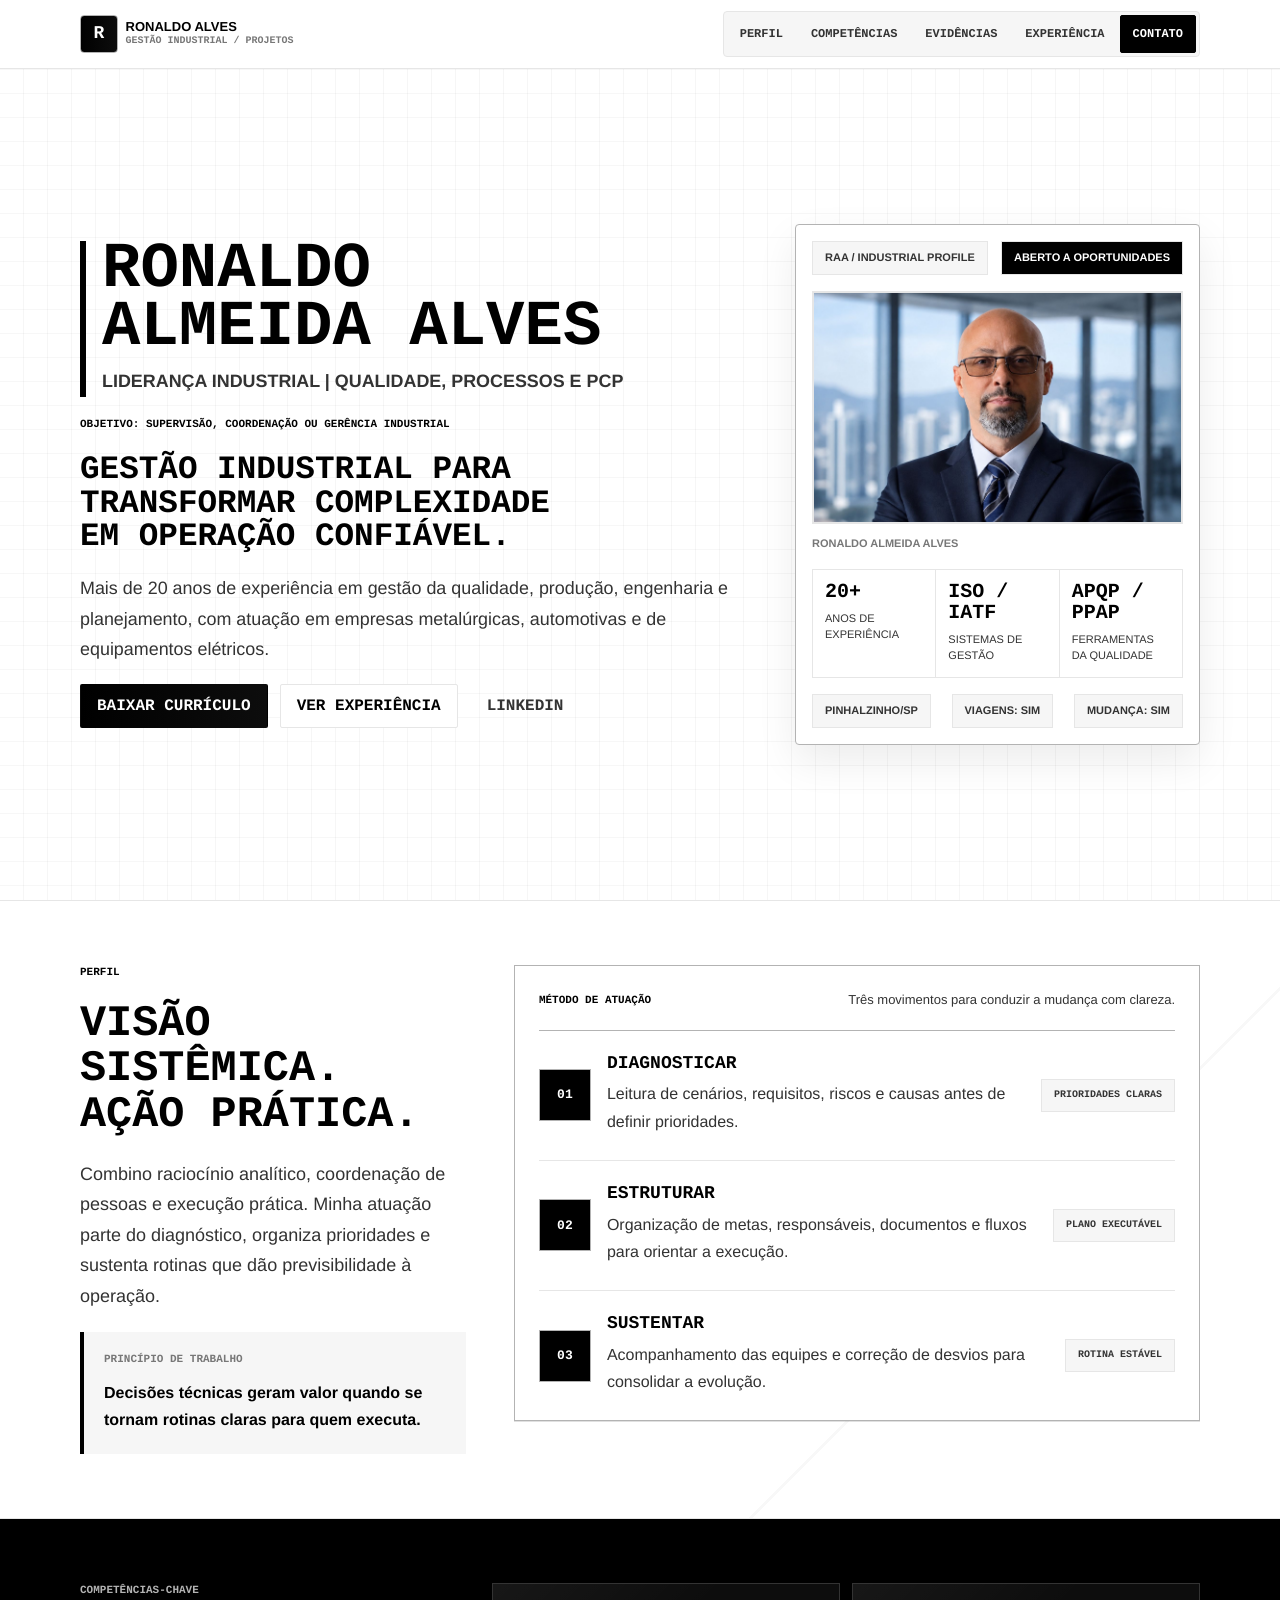
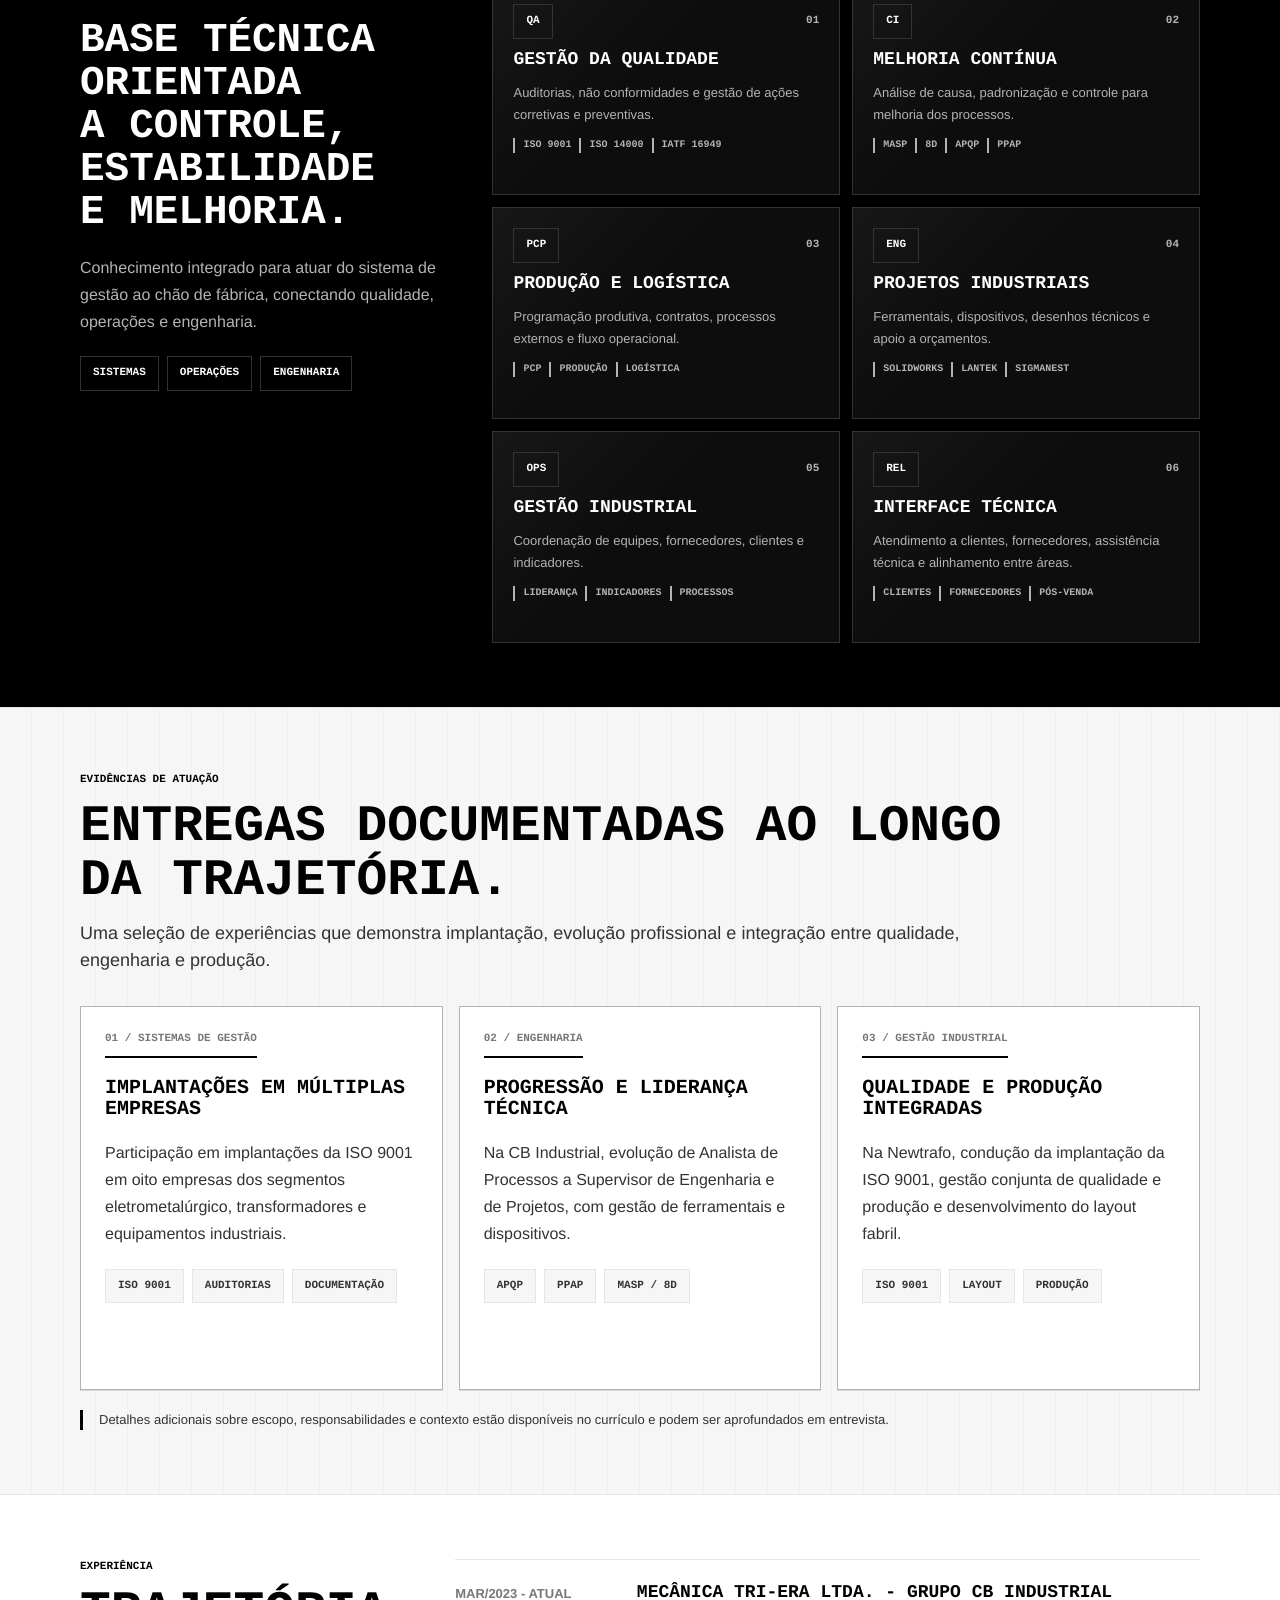
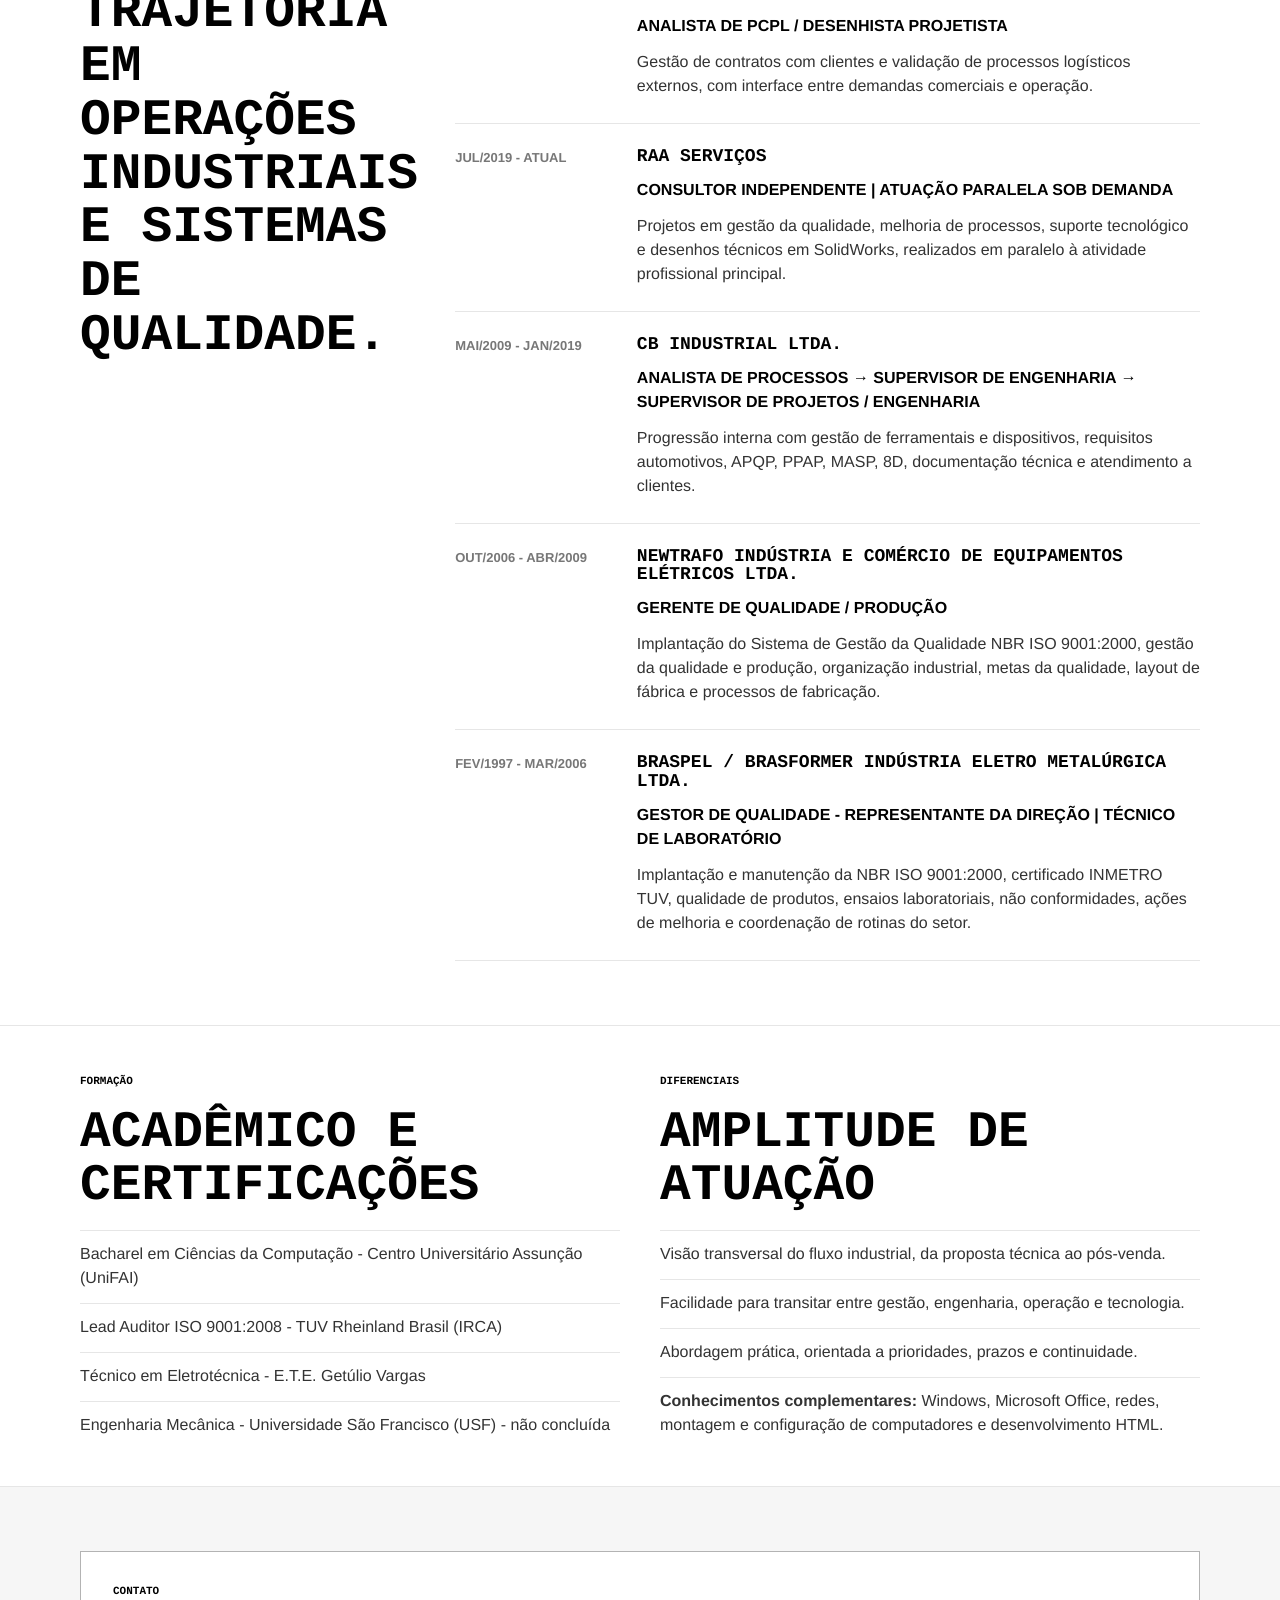
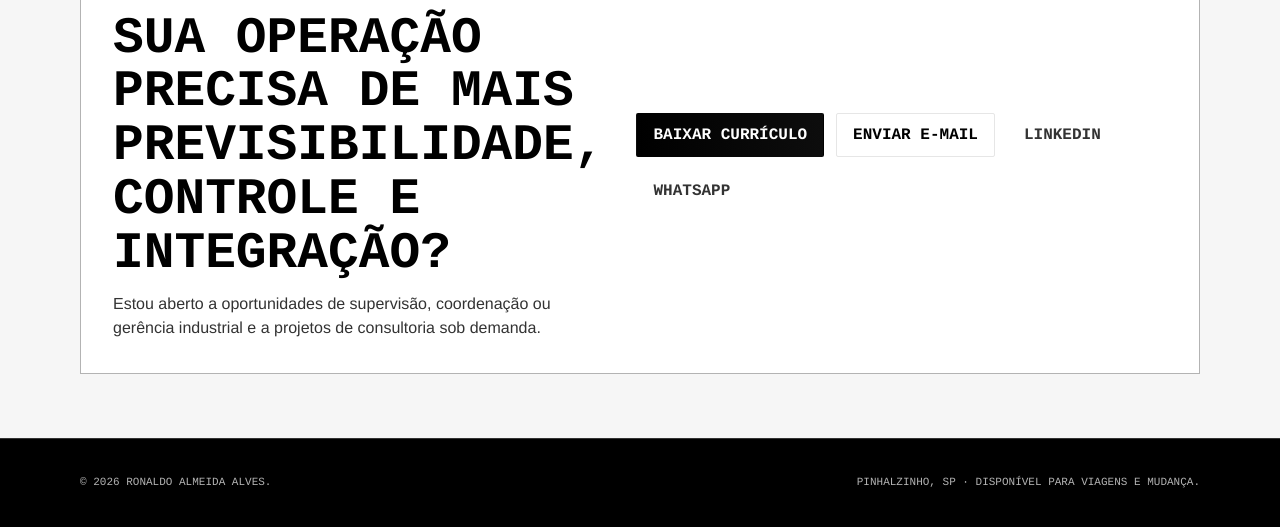
<file: index.html>
<!doctype html>
<html lang="pt-BR">
  <head>
    <meta charset="utf-8">
    <meta name="viewport" content="width=device-width, initial-scale=1">
    <meta name="description" content="Portfólio de Ronaldo Almeida Alves, profissional de liderança industrial com mais de 20 anos de experiência em qualidade, processos, produção e PCP.">
    <meta name="author" content="Ronaldo Almeida Alves">
    <meta name="robots" content="index, follow">
    <meta name="theme-color" content="#000000">
    <meta property="og:locale" content="pt_BR">
    <meta property="og:type" content="website">
    <meta property="og:title" content="Ronaldo Almeida Alves | Liderança Industrial">
    <meta property="og:description" content="Mais de 20 anos de experiência em qualidade, processos, produção, engenharia e planejamento industrial.">
    <meta property="og:image" content="./assets/images/compartilhamento-raa.png">
    <meta property="og:image:width" content="1200">
    <meta property="og:image:height" content="630">
    <meta name="twitter:card" content="summary_large_image">
    <title>Ronaldo Almeida Alves | Liderança Industrial</title>
    <link rel="icon" href="./assets/icons/favicon.svg" type="image/svg+xml">
    <link rel="me" href="https://www.linkedin.com/in/ronaldoalves1978">
    <link rel="stylesheet" href="./assets/css/design-system/tokens/tokens.css">
    <link rel="stylesheet" href="./assets/css/design-system/components.css">
    <link rel="stylesheet" href="./assets/css/portfolio.css">
    <script src="./assets/js/portfolio.js" defer></script>
  </head>
  <body>
    <a class="skip-link" href="#conteudo">Pular para o conteúdo</a>
    <header class="site-header">
      <div class="ds-container site-header__inner">
        <a class="ds-logo" href="#topo" aria-label="Ronaldo Alves">
          <span class="ds-logo__mark">R</span>
          <span class="site-brand__text">
            <strong>Ronaldo Alves</strong>
            <small>Gestão industrial / projetos</small>
          </span>
        </a>
        <button class="menu-toggle" type="button" aria-expanded="false" aria-controls="navegacao-principal">
          <span>Menu</span>
          <span class="menu-toggle__icon" aria-hidden="true"></span>
        </button>
        <nav class="site-nav" id="navegacao-principal" aria-label="Navegação principal">
          <a href="#perfil">Perfil</a>
          <a href="#competencias">Competências</a>
          <a href="#resultados">Evidências</a>
          <a href="#experiencia">Experiência</a>
          <a class="site-nav__contact" href="#contato">Contato</a>
        </nav>
      </div>
    </header>

    <main id="conteudo" tabindex="-1">
      <section class="hero">
        <span id="topo" class="anchor-target" aria-hidden="true"></span>
        <div class="ds-container hero__grid">
          <div class="hero__content">
            <div class="hero-identity" aria-label="Identidade profissional">
              <h1 class="hero-identity__name">Ronaldo Almeida Alves</h1>
              <p class="hero-identity__role">Liderança Industrial | Qualidade, Processos e PCP</p>
            </div>
            <span class="ds-eyebrow">Objetivo: supervisão, coordenação ou gerência industrial</span>
            <h2 class="hero__statement">Gestão industrial para transformar complexidade em operação confiável.</h2>
            <p>
              Mais de 20 anos de experiência em gestão da qualidade, produção, engenharia e planejamento, com atuação em empresas metalúrgicas, automotivas e de equipamentos elétricos.
            </p>
            <div class="hero__actions">
              <a class="ds-button ds-button--primary" href="./CV-Ronaldo.pdf" download>Baixar currículo</a>
              <a class="ds-button ds-button--secondary" href="#experiencia">Ver experiência</a>
              <a class="ds-button ds-button--ghost" href="https://www.linkedin.com/in/ronaldoalves1978" target="_blank" rel="me noopener noreferrer">LinkedIn</a>
            </div>
          </div>

          <aside class="hero-panel" aria-label="Resumo profissional">
            <div class="hero-panel__top">
              <span class="panel-code">RAA / INDUSTRIAL PROFILE</span>
              <span class="panel-status">Aberto a oportunidades</span>
            </div>
            <figure class="hero-photo">
              <div class="hero-photo__placeholder">
                <img src="./assets/images/perfil-raa.jpeg" width="1527" height="1030" alt="Retrato profissional de Ronaldo Almeida Alves" fetchpriority="high" decoding="async">
              </div>
              <figcaption>Ronaldo Almeida Alves</figcaption>
            </figure>
            <dl class="hero-metrics">
              <div>
                <dt>20+</dt>
                <dd>anos de experiência</dd>
              </div>
              <div>
                <dt>ISO / IATF</dt>
                <dd>sistemas de gestão</dd>
              </div>
              <div>
                <dt>APQP / PPAP</dt>
                <dd>ferramentas da qualidade</dd>
              </div>
            </dl>
            <div class="availability">
              <span>Pinhalzinho/SP</span>
              <span>Viagens: sim</span>
              <span>Mudança: sim</span>
            </div>
          </aside>
        </div>
      </section>

      <section class="section profile-section" id="perfil">
        <div class="ds-container profile-layout">
          <div class="section__heading profile-intro">
            <span class="ds-eyebrow">Perfil</span>
            <h2>Visão sistêmica. Ação prática.</h2>
            <p class="lead">
              Combino raciocínio analítico, coordenação de pessoas e execução prática. Minha atuação parte do diagnóstico, organiza prioridades e sustenta rotinas que dão previsibilidade à operação.
            </p>
            <div class="profile-principle">
              <span>Princípio de trabalho</span>
              <p>Decisões técnicas geram valor quando se tornam rotinas claras para quem executa.</p>
            </div>
          </div>
          <div class="profile-process-panel">
            <div class="profile-process__header">
              <span class="ds-eyebrow">Método de atuação</span>
              <p>Três movimentos para conduzir a mudança com clareza.</p>
            </div>
            <ol class="profile-process">
              <li class="profile-step">
                <span class="profile-step__index">01</span>
                <div class="profile-step__body">
                  <h3>Diagnosticar</h3>
                  <p>Leitura de cenários, requisitos, riscos e causas antes de definir prioridades.</p>
                </div>
                <span class="profile-step__output">Prioridades claras</span>
              </li>
              <li class="profile-step">
                <span class="profile-step__index">02</span>
                <div class="profile-step__body">
                  <h3>Estruturar</h3>
                  <p>Organização de metas, responsáveis, documentos e fluxos para orientar a execução.</p>
                </div>
                <span class="profile-step__output">Plano executável</span>
              </li>
              <li class="profile-step">
                <span class="profile-step__index">03</span>
                <div class="profile-step__body">
                  <h3>Sustentar</h3>
                  <p>Acompanhamento das equipes e correção de desvios para consolidar a evolução.</p>
                </div>
                <span class="profile-step__output">Rotina estável</span>
              </li>
            </ol>
          </div>
        </div>
      </section>

      <section class="section section--dark" id="competencias">
        <div class="ds-container capability-layout">
          <div class="section__heading capability-intro">
            <span class="ds-eyebrow">Competências-chave</span>
            <h2>Base técnica orientada a controle, estabilidade e melhoria.</h2>
            <p>Conhecimento integrado para atuar do sistema de gestão ao chão de fábrica, conectando qualidade, operações e engenharia.</p>
            <ul class="capability-focus" aria-label="Principais frentes de atuação">
              <li>Sistemas</li>
              <li>Operações</li>
              <li>Engenharia</li>
            </ul>
          </div>
          <div class="capability-grid">
            <article class="capability">
              <div class="capability__meta"><span class="capability__code">QA</span><span class="capability__number">01</span></div>
              <h3>Gestão da qualidade</h3>
              <p>Auditorias, não conformidades e gestão de ações corretivas e preventivas.</p>
              <ul class="capability__tools"><li>ISO 9001</li><li>ISO 14000</li><li>IATF 16949</li></ul>
            </article>
            <article class="capability">
              <div class="capability__meta"><span class="capability__code">CI</span><span class="capability__number">02</span></div>
              <h3>Melhoria contínua</h3>
              <p>Análise de causa, padronização e controle para melhoria dos processos.</p>
              <ul class="capability__tools"><li>MASP</li><li>8D</li><li>APQP</li><li>PPAP</li></ul>
            </article>
            <article class="capability">
              <div class="capability__meta"><span class="capability__code">PCP</span><span class="capability__number">03</span></div>
              <h3>Produção e logística</h3>
              <p>Programação produtiva, contratos, processos externos e fluxo operacional.</p>
              <ul class="capability__tools"><li>PCP</li><li>Produção</li><li>Logística</li></ul>
            </article>
            <article class="capability">
              <div class="capability__meta"><span class="capability__code">ENG</span><span class="capability__number">04</span></div>
              <h3>Projetos industriais</h3>
              <p>Ferramentais, dispositivos, desenhos técnicos e apoio a orçamentos.</p>
              <ul class="capability__tools"><li>SolidWorks</li><li>Lantek</li><li>SigmaNEST</li></ul>
            </article>
            <article class="capability">
              <div class="capability__meta"><span class="capability__code">OPS</span><span class="capability__number">05</span></div>
              <h3>Gestão industrial</h3>
              <p>Coordenação de equipes, fornecedores, clientes e indicadores.</p>
              <ul class="capability__tools"><li>Liderança</li><li>Indicadores</li><li>Processos</li></ul>
            </article>
            <article class="capability">
              <div class="capability__meta"><span class="capability__code">REL</span><span class="capability__number">06</span></div>
              <h3>Interface técnica</h3>
              <p>Atendimento a clientes, fornecedores, assistência técnica e alinhamento entre áreas.</p>
              <ul class="capability__tools"><li>Clientes</li><li>Fornecedores</li><li>Pós-venda</li></ul>
            </article>
          </div>
        </div>
      </section>

      <section class="section results-section" id="resultados">
        <div class="ds-container">
          <div class="section__heading section__heading--wide">
            <span class="ds-eyebrow">Evidências de atuação</span>
            <h2>Entregas documentadas ao longo da trajetória.</h2>
            <p class="lead">Uma seleção de experiências que demonstra implantação, evolução profissional e integração entre qualidade, engenharia e produção.</p>
          </div>
          <div class="results-grid">
            <article class="result-card">
              <span class="result-card__index">01 / Sistemas de gestão</span>
              <h3>Implantações em múltiplas empresas</h3>
              <p>Participação em implantações da ISO 9001 em oito empresas dos segmentos eletrometalúrgico, transformadores e equipamentos industriais.</p>
              <ul class="result-card__tags" aria-label="Entregas relacionadas">
                <li>ISO 9001</li>
                <li>Auditorias</li>
                <li>Documentação</li>
              </ul>
            </article>
            <article class="result-card">
              <span class="result-card__index">02 / Engenharia</span>
              <h3>Progressão e liderança técnica</h3>
              <p>Na CB Industrial, evolução de Analista de Processos a Supervisor de Engenharia e de Projetos, com gestão de ferramentais e dispositivos.</p>
              <ul class="result-card__tags" aria-label="Entregas relacionadas">
                <li>APQP</li>
                <li>PPAP</li>
                <li>MASP / 8D</li>
              </ul>
            </article>
            <article class="result-card">
              <span class="result-card__index">03 / Gestão industrial</span>
              <h3>Qualidade e produção integradas</h3>
              <p>Na Newtrafo, condução da implantação da ISO 9001, gestão conjunta de qualidade e produção e desenvolvimento do layout fabril.</p>
              <ul class="result-card__tags" aria-label="Entregas relacionadas">
                <li>ISO 9001</li>
                <li>Layout</li>
                <li>Produção</li>
              </ul>
            </article>
          </div>
          <p class="results-note">Detalhes adicionais sobre escopo, responsabilidades e contexto estão disponíveis no currículo e podem ser aprofundados em entrevista.</p>
        </div>
      </section>

      <section class="section" id="experiencia">
        <div class="ds-container section__grid">
          <div class="section__heading">
            <span class="ds-eyebrow">Experiência</span>
            <h2>Trajetória em operações industriais e sistemas de qualidade.</h2>
          </div>
          <div class="timeline">
            <article class="timeline-item">
              <div class="timeline-item__date">Mar/2023 - Atual</div>
              <div class="timeline-item__body">
                <h3>Mecânica Tri-Era Ltda. - Grupo CB Industrial</h3>
                <p class="role">Analista de PCPL / Desenhista Projetista</p>
                <p>Gestão de contratos com clientes e validação de processos logísticos externos, com interface entre demandas comerciais e operação.</p>
              </div>
            </article>

            <article class="timeline-item">
              <div class="timeline-item__date">Jul/2019 - Atual</div>
              <div class="timeline-item__body">
                <h3>RAA Serviços</h3>
                <p class="role">Consultor independente | Atuação paralela sob demanda</p>
                <p>Projetos em gestão da qualidade, melhoria de processos, suporte tecnológico e desenhos técnicos em SolidWorks, realizados em paralelo à atividade profissional principal.</p>
              </div>
            </article>

            <article class="timeline-item">
              <div class="timeline-item__date">Mai/2009 - Jan/2019</div>
              <div class="timeline-item__body">
                <h3>CB Industrial Ltda.</h3>
                <p class="role">Analista de Processos → Supervisor de Engenharia → Supervisor de Projetos / Engenharia</p>
                <p>Progressão interna com gestão de ferramentais e dispositivos, requisitos automotivos, APQP, PPAP, MASP, 8D, documentação técnica e atendimento a clientes.</p>
              </div>
            </article>

            <article class="timeline-item">
              <div class="timeline-item__date">Out/2006 - Abr/2009</div>
              <div class="timeline-item__body">
                <h3>Newtrafo Indústria e Comércio de Equipamentos Elétricos Ltda.</h3>
                <p class="role">Gerente de Qualidade / Produção</p>
                <p>Implantação do Sistema de Gestão da Qualidade NBR ISO 9001:2000, gestão da qualidade e produção, organização industrial, metas da qualidade, layout de fábrica e processos de fabricação.</p>
              </div>
            </article>

            <article class="timeline-item">
              <div class="timeline-item__date">Fev/1997 - Mar/2006</div>
              <div class="timeline-item__body">
                <h3>BRASPEL / BRASFORMER Indústria Eletro Metalúrgica Ltda.</h3>
                <p class="role">Gestor de Qualidade - Representante da Direção | Técnico de Laboratório</p>
                <p>Implantação e manutenção da NBR ISO 9001:2000, certificado INMETRO TUV, qualidade de produtos, ensaios laboratoriais, não conformidades, ações de melhoria e coordenação de rotinas do setor.</p>
              </div>
            </article>
          </div>
        </div>
      </section>

      <section class="section section--compact">
        <div class="ds-container proof-grid">
          <article>
            <span class="ds-eyebrow">Formação</span>
            <h2>Acadêmico e certificações</h2>
            <ul class="technical-list">
              <li>Bacharel em Ciências da Computação - Centro Universitário Assunção (UniFAI)</li>
              <li>Lead Auditor ISO 9001:2008 - TUV Rheinland Brasil (IRCA)</li>
              <li>Técnico em Eletrotécnica - E.T.E. Getúlio Vargas</li>
              <li>Engenharia Mecânica - Universidade São Francisco (USF) - não concluída</li>
            </ul>
          </article>

          <article>
            <span class="ds-eyebrow">Diferenciais</span>
            <h2>Amplitude de atuação</h2>
            <ul class="technical-list">
              <li>Visão transversal do fluxo industrial, da proposta técnica ao pós-venda.</li>
              <li>Facilidade para transitar entre gestão, engenharia, operação e tecnologia.</li>
              <li>Abordagem prática, orientada a prioridades, prazos e continuidade.</li>
              <li><strong>Conhecimentos complementares:</strong> Windows, Microsoft Office, redes, montagem e configuração de computadores e desenvolvimento HTML.</li>
            </ul>
          </article>
        </div>
      </section>

      <section class="contact-section" id="contato">
        <div class="ds-container contact-card">
          <div>
            <span class="ds-eyebrow">Contato</span>
            <h2>Sua operação precisa de mais previsibilidade, controle e integração?</h2>
            <p>Estou aberto a oportunidades de supervisão, coordenação ou gerência industrial e a projetos de consultoria sob demanda.</p>
          </div>
          <div class="contact-actions">
            <a class="ds-button ds-button--primary" href="./CV-Ronaldo.pdf" download>Baixar currículo</a>
            <a class="ds-button ds-button--secondary" href="mailto:raamobile@icloud.com">Enviar e-mail</a>
            <a class="ds-button ds-button--ghost" href="https://www.linkedin.com/in/ronaldoalves1978" target="_blank" rel="me noopener noreferrer">LinkedIn</a>
            <a class="ds-button ds-button--ghost" href="https://wa.me/5511983111012" target="_blank" rel="noopener noreferrer" aria-label="Conversar com Ronaldo pelo WhatsApp">WhatsApp</a>
          </div>
        </div>
      </section>
    </main>

    <footer class="site-footer">
      <div class="ds-container site-footer__inner">
        <p>© <span id="current-year">2026</span> Ronaldo Almeida Alves.</p>
        <p>Pinhalzinho, SP · Disponível para viagens e mudança.</p>
      </div>
    </footer>
  </body>
</html>
</file>
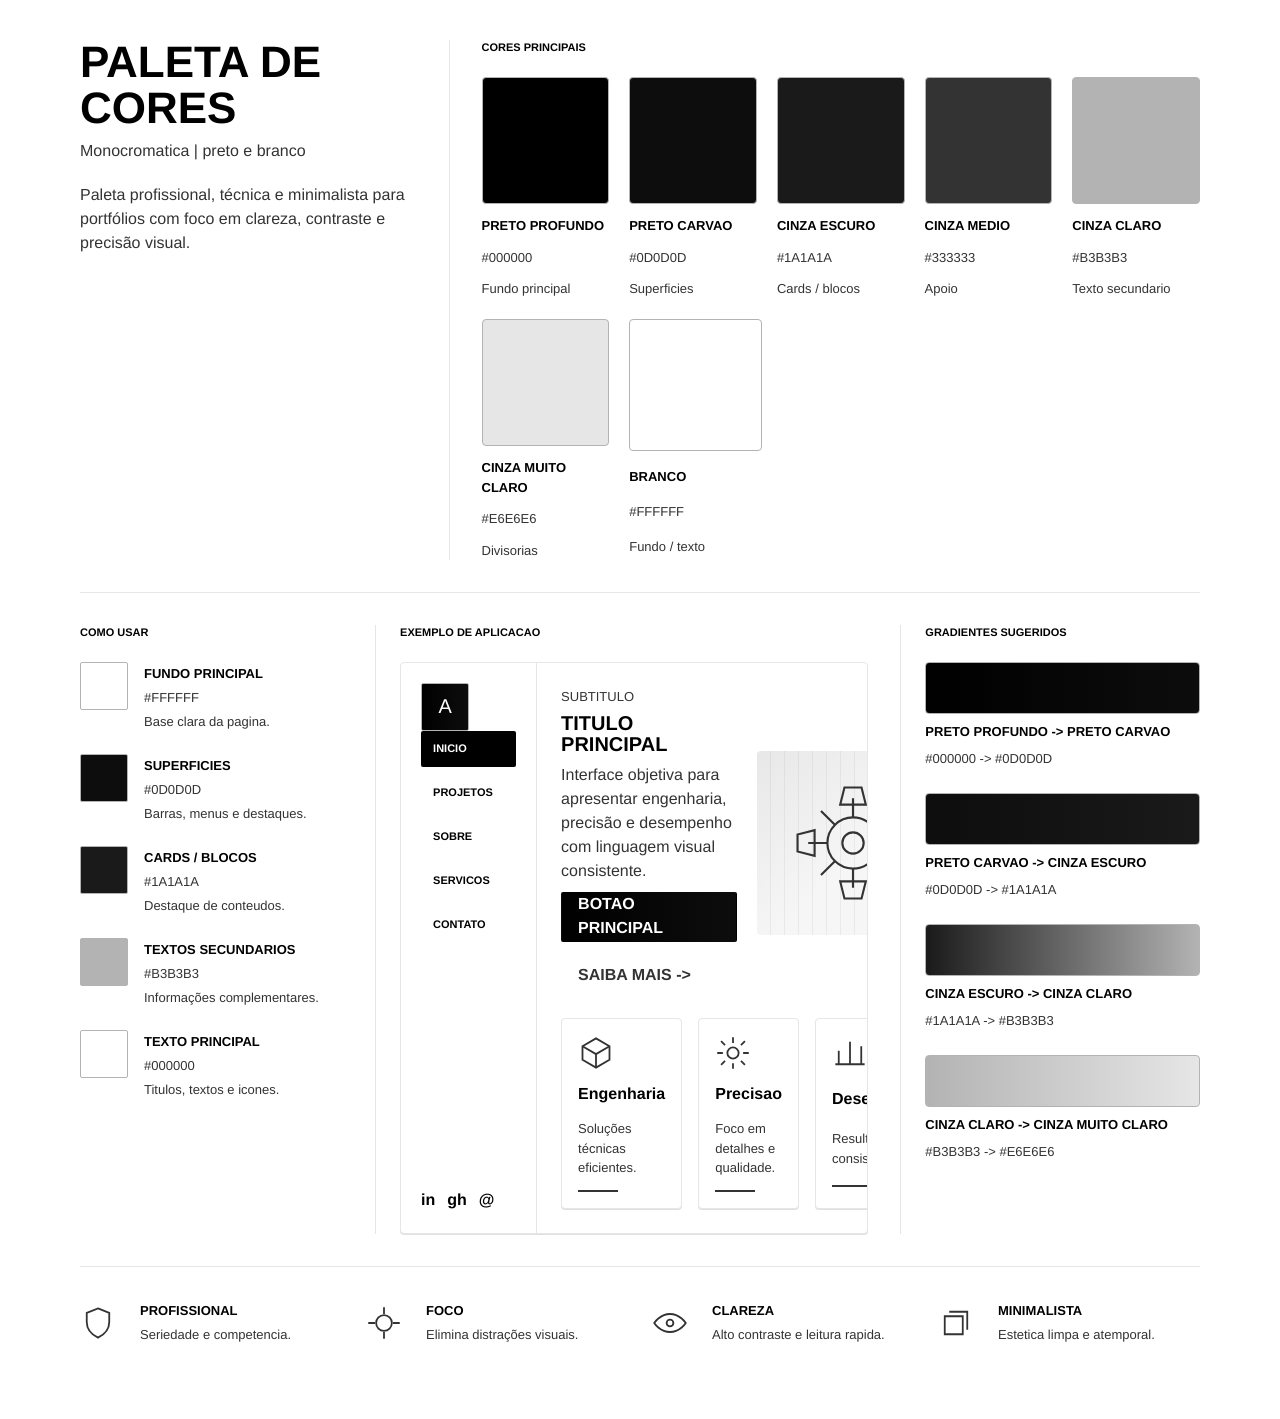
<file: assets/css/design-system/preview/index.html>
<!doctype html>
<html lang="pt-BR">
  <head>
    <meta charset="utf-8">
    <meta name="viewport" content="width=device-width, initial-scale=1">
    <title>Design System Industrial - Portfólio Ronaldo</title>
    <link rel="stylesheet" href="../tokens/tokens.css">
    <link rel="stylesheet" href="../components.css">
    <style>
      .preview-page {
        padding-block: var(--space-10);
      }

      .preview-hero {
        display: grid;
        gap: var(--space-8);
        grid-template-columns: minmax(18rem, 0.72fr) minmax(0, 1.4fr);
        padding-bottom: var(--space-8);
        border-bottom: 1px solid var(--color-border);
      }

      .preview-hero__intro {
        display: grid;
        align-content: start;
        gap: var(--space-5);
        padding-right: var(--space-6);
        border-right: 1px solid var(--color-border);
      }

      .preview-hero__intro p {
        max-width: 30rem;
        margin: 0;
        color: var(--color-text-muted);
      }

      .preview-palette {
        display: grid;
        gap: var(--space-5);
      }

      .preview-swatches {
        display: grid;
        gap: var(--space-5);
        grid-template-columns: repeat(auto-fit, minmax(6.5rem, 1fr));
      }

      .preview-swatch {
        display: grid;
        gap: var(--space-3);
        min-width: 0;
      }

      .preview-color {
        aspect-ratio: 1;
        border: 1px solid var(--color-border-strong);
        border-radius: var(--radius-md);
      }

      .preview-swatch strong,
      .preview-list strong,
      .preview-gradient strong,
      .preview-feature strong {
        font-size: var(--font-size-sm);
        text-transform: uppercase;
      }

      .preview-token,
      .preview-note {
        color: var(--color-text-muted);
        font-size: var(--font-size-sm);
      }

      .preview-section {
        padding-block: var(--space-8);
        border-bottom: 1px solid var(--color-border);
      }

      .preview-layout {
        display: grid;
        gap: var(--space-8);
        grid-template-columns: minmax(14rem, 0.72fr) minmax(22rem, 1.35fr) minmax(14rem, 0.82fr);
      }

      .preview-column {
        display: grid;
        align-content: start;
        gap: var(--space-5);
      }

      .preview-column + .preview-column {
        padding-left: var(--space-6);
        border-left: 1px solid var(--color-border);
      }

      .preview-list {
        display: grid;
        gap: var(--space-5);
      }

      .preview-list-item {
        display: grid;
        grid-template-columns: 3rem 1fr;
        gap: var(--space-4);
      }

      .preview-chip {
        width: 3rem;
        height: 3rem;
        border: 1px solid var(--color-border-strong);
        border-radius: var(--radius-sm);
      }

      .preview-app {
        display: grid;
        grid-template-columns: 8.5rem 1fr;
        min-height: 27rem;
        overflow: hidden;
      }

      .preview-sidebar {
        display: grid;
        align-content: space-between;
        gap: var(--space-5);
        padding: var(--space-5);
        border-right: 1px solid var(--color-border);
      }

      .preview-brand {
        display: grid;
        width: 3rem;
        height: 3rem;
        place-items: center;
        border: 1px solid var(--color-border-strong);
        border-radius: var(--radius-sm);
        background: var(--gradient-black);
        color: var(--color-text-inverse);
        font-size: var(--font-size-xl);
      }

      .preview-menu {
        display: grid;
        gap: var(--space-2);
      }

      .preview-menu a {
        display: flex;
        min-height: 2.25rem;
        align-items: center;
        gap: var(--space-2);
        border-radius: var(--radius-sm);
        color: var(--color-text);
        font-size: var(--font-size-xs);
        font-weight: var(--font-weight-semibold);
        padding-inline: var(--space-3);
        text-decoration: none;
        text-transform: uppercase;
      }

      .preview-menu a[aria-current="page"] {
        background: var(--color-black);
        color: var(--color-white);
      }

      .preview-social {
        display: flex;
        gap: var(--space-3);
        font-weight: var(--font-weight-bold);
      }

      .preview-app-main {
        display: grid;
        gap: var(--space-5);
        padding: var(--space-6);
      }

      .preview-app-hero {
        display: grid;
        gap: var(--space-5);
        grid-template-columns: 1fr 12rem;
        align-items: center;
      }

      .preview-machine {
        display: grid;
        min-height: 11.5rem;
        place-items: center;
        border-radius: var(--radius-md);
        background:
          linear-gradient(135deg, rgb(0 0 0 / 0.06), transparent 55%),
          repeating-linear-gradient(90deg, transparent 0 13px, rgb(0 0 0 / 0.05) 13px 14px),
          var(--color-surface-muted);
      }

      .preview-machine svg {
        width: min(8rem, 75%);
        color: var(--color-text-muted);
      }

      .preview-service-grid {
        display: grid;
        gap: var(--space-4);
        grid-template-columns: repeat(3, 1fr);
      }

      .preview-service {
        display: grid;
        gap: var(--space-3);
        min-height: 10rem;
        padding: var(--space-4);
      }

      .preview-service svg {
        width: 2.25rem;
        height: 2.25rem;
        color: var(--color-text-muted);
      }

      .preview-rule {
        width: 2.5rem;
        height: 2px;
        background: var(--color-gray-700);
      }

      .preview-gradients {
        display: grid;
        gap: var(--space-6);
      }

      .preview-gradient {
        display: grid;
        gap: var(--space-2);
      }

      .preview-gradient-bar {
        height: 3.25rem;
        border: 1px solid var(--color-border-strong);
        border-radius: var(--radius-md);
      }

      .preview-features {
        display: grid;
        gap: var(--space-6);
        grid-template-columns: repeat(4, 1fr);
      }

      .preview-feature {
        display: grid;
        gap: var(--space-2);
        grid-template-columns: 3.25rem 1fr;
        align-items: center;
      }

      .preview-feature svg {
        width: 2.25rem;
        height: 2.25rem;
        color: var(--color-text-muted);
      }

      @media (max-width: 1100px) {
        .preview-layout {
          grid-template-columns: 1fr;
        }

        .preview-column + .preview-column {
          padding-left: 0;
          border-left: 0;
        }
      }

      @media (max-width: 760px) {
        .preview-hero,
        .preview-app,
        .preview-app-hero,
        .preview-features {
          grid-template-columns: 1fr;
        }

        .preview-hero__intro {
          padding-right: 0;
          border-right: 0;
        }

        .preview-service-grid {
          grid-template-columns: repeat(2, minmax(0, 1fr));
        }
      }
    </style>
  </head>
  <body>
    <main class="preview-page">
      <section class="ds-container preview-hero">
        <div class="preview-hero__intro">
          <div class="ds-section-heading">
            <h1 class="ds-title">Paleta de cores</h1>
            <p class="ds-subtitle">Monocromatica | preto e branco</p>
          </div>
          <p>
            Paleta profissional, técnica e minimalista para portfólios com foco em clareza, contraste e precisão visual.
          </p>
        </div>

        <div class="preview-palette">
          <span class="ds-eyebrow">Cores principais</span>
          <div class="preview-swatches">
            <div class="preview-swatch">
              <div class="preview-color" style="background: #000000;"></div>
              <strong>Preto profundo</strong>
              <span class="preview-token">#000000</span>
              <span class="preview-note">Fundo principal</span>
            </div>
            <div class="preview-swatch">
              <div class="preview-color" style="background: #0d0d0d;"></div>
              <strong>Preto carvao</strong>
              <span class="preview-token">#0D0D0D</span>
              <span class="preview-note">Superficies</span>
            </div>
            <div class="preview-swatch">
              <div class="preview-color" style="background: #1a1a1a;"></div>
              <strong>Cinza escuro</strong>
              <span class="preview-token">#1A1A1A</span>
              <span class="preview-note">Cards / blocos</span>
            </div>
            <div class="preview-swatch">
              <div class="preview-color" style="background: #333333;"></div>
              <strong>Cinza medio</strong>
              <span class="preview-token">#333333</span>
              <span class="preview-note">Apoio</span>
            </div>
            <div class="preview-swatch">
              <div class="preview-color" style="background: #b3b3b3;"></div>
              <strong>Cinza claro</strong>
              <span class="preview-token">#B3B3B3</span>
              <span class="preview-note">Texto secundario</span>
            </div>
            <div class="preview-swatch">
              <div class="preview-color" style="background: #e6e6e6;"></div>
              <strong>Cinza muito claro</strong>
              <span class="preview-token">#E6E6E6</span>
              <span class="preview-note">Divisorias</span>
            </div>
            <div class="preview-swatch">
              <div class="preview-color" style="background: #ffffff;"></div>
              <strong>Branco</strong>
              <span class="preview-token">#FFFFFF</span>
              <span class="preview-note">Fundo / texto</span>
            </div>
          </div>
        </div>
      </section>

      <section class="ds-container preview-section">
        <div class="preview-layout">
          <div class="preview-column">
            <span class="ds-eyebrow">Como usar</span>
            <div class="preview-list">
              <div class="preview-list-item">
                <span class="preview-chip" style="background: #ffffff;"></span>
                <span>
                  <strong>Fundo principal</strong><br>
                  <span class="preview-token">#FFFFFF</span><br>
                  <span class="preview-note">Base clara da pagina.</span>
                </span>
              </div>
              <div class="preview-list-item">
                <span class="preview-chip" style="background: #0d0d0d;"></span>
                <span>
                  <strong>Superficies</strong><br>
                  <span class="preview-token">#0D0D0D</span><br>
                  <span class="preview-note">Barras, menus e destaques.</span>
                </span>
              </div>
              <div class="preview-list-item">
                <span class="preview-chip" style="background: #1a1a1a;"></span>
                <span>
                  <strong>Cards / blocos</strong><br>
                  <span class="preview-token">#1A1A1A</span><br>
                  <span class="preview-note">Destaque de conteudos.</span>
                </span>
              </div>
              <div class="preview-list-item">
                <span class="preview-chip" style="background: #b3b3b3;"></span>
                <span>
                  <strong>Textos secundarios</strong><br>
                  <span class="preview-token">#B3B3B3</span><br>
                  <span class="preview-note">Informações complementares.</span>
                </span>
              </div>
              <div class="preview-list-item">
                <span class="preview-chip" style="background: #ffffff;"></span>
                <span>
                  <strong>Texto principal</strong><br>
                  <span class="preview-token">#000000</span><br>
                  <span class="preview-note">Titulos, textos e icones.</span>
                </span>
              </div>
            </div>
          </div>

          <div class="preview-column">
            <span class="ds-eyebrow">Exemplo de aplicacao</span>
            <article class="ds-card preview-app">
              <aside class="preview-sidebar">
                <div>
                  <div class="preview-brand">A</div>
                  <nav class="preview-menu" aria-label="Menu de exemplo">
                    <a href="#" aria-current="page">Inicio</a>
                    <a href="#">Projetos</a>
                    <a href="#">Sobre</a>
                    <a href="#">Servicos</a>
                    <a href="#">Contato</a>
                  </nav>
                </div>
                <div class="preview-social" aria-label="Links sociais">
                  <span>in</span>
                  <span>gh</span>
                  <span>@</span>
                </div>
              </aside>

              <div class="preview-app-main">
                <section class="preview-app-hero">
                  <div class="ds-section-heading">
                    <span class="preview-token">SUBTITULO</span>
                    <h2 class="ds-card__title">Titulo principal</h2>
                    <p class="ds-card__text">
                      Interface objetiva para apresentar engenharia, precisão e desempenho com linguagem visual consistente.
                    </p>
                    <div class="ds-cluster">
                      <a class="ds-button ds-button--primary" href="#">Botao principal</a>
                      <a class="ds-button ds-button--ghost" href="#">Saiba mais -></a>
                    </div>
                  </div>
                  <div class="preview-machine" aria-hidden="true">
                    <svg viewBox="0 0 120 120" fill="none" stroke="currentColor" stroke-width="2">
                      <circle cx="60" cy="60" r="24"></circle>
                      <circle cx="60" cy="60" r="10"></circle>
                      <path d="M60 18v18M60 84v18M18 60h18M84 60h18M30 30l13 13M77 77l13 13M90 30 77 43M43 77 30 90"></path>
                      <path d="M52 8h16l4 16H48l4-16ZM52 112h16l4-16H48l4 16ZM8 52v16l16 4V48L8 52ZM112 52v16l-16 4V48l16 4Z"></path>
                    </svg>
                  </div>
                </section>

                <div class="preview-service-grid">
                  <article class="ds-card preview-service">
                    <svg viewBox="0 0 32 32" fill="none" stroke="currentColor" stroke-width="1.6">
                      <path d="M16 3 28 10v12l-12 7-12-7V10L16 3Z"></path>
                      <path d="M4 10l12 7 12-7M16 17v12"></path>
                    </svg>
                    <strong>Engenharia</strong>
                    <span class="preview-note">Soluções técnicas eficientes.</span>
                    <span class="preview-rule"></span>
                  </article>
                  <article class="ds-card preview-service">
                    <svg viewBox="0 0 32 32" fill="none" stroke="currentColor" stroke-width="1.6">
                      <circle cx="16" cy="16" r="5"></circle>
                      <path d="M16 2v5M16 25v5M2 16h5M25 16h5M5.4 5.4l3.5 3.5M23.1 23.1l3.5 3.5M26.6 5.4l-3.5 3.5M8.9 23.1l-3.5 3.5"></path>
                    </svg>
                    <strong>Precisao</strong>
                    <span class="preview-note">Foco em detalhes e qualidade.</span>
                    <span class="preview-rule"></span>
                  </article>
                  <article class="ds-card preview-service">
                    <svg viewBox="0 0 32 32" fill="none" stroke="currentColor" stroke-width="1.6">
                      <path d="M6 26V14M16 26V6M26 26V10"></path>
                      <path d="M3 26h26"></path>
                    </svg>
                    <strong>Desempenho</strong>
                    <span class="preview-note">Resultados consistentes.</span>
                    <span class="preview-rule"></span>
                  </article>
                </div>
              </div>
            </article>
          </div>

          <div class="preview-column">
            <span class="ds-eyebrow">Gradientes sugeridos</span>
            <div class="preview-gradients">
              <div class="preview-gradient">
                <div class="preview-gradient-bar" style="background: var(--gradient-black);"></div>
                <strong>Preto profundo -> preto carvao</strong>
                <span class="preview-token">#000000 -> #0D0D0D</span>
              </div>
              <div class="preview-gradient">
                <div class="preview-gradient-bar" style="background: var(--gradient-steel);"></div>
                <strong>Preto carvao -> cinza escuro</strong>
                <span class="preview-token">#0D0D0D -> #1A1A1A</span>
              </div>
              <div class="preview-gradient">
                <div class="preview-gradient-bar" style="background: var(--gradient-machine);"></div>
                <strong>Cinza escuro -> cinza claro</strong>
                <span class="preview-token">#1A1A1A -> #B3B3B3</span>
              </div>
              <div class="preview-gradient">
                <div class="preview-gradient-bar" style="background: var(--gradient-plate);"></div>
                <strong>Cinza claro -> cinza muito claro</strong>
                <span class="preview-token">#B3B3B3 -> #E6E6E6</span>
              </div>
            </div>
          </div>
        </div>
      </section>

      <section class="ds-container preview-section" style="border-bottom: 0;">
        <div class="preview-features">
          <div class="preview-feature">
            <svg viewBox="0 0 32 32" fill="none" stroke="currentColor" stroke-width="1.6">
              <path d="M16 3 26 7v8c0 7-4 11-10 14C10 26 6 22 6 15V7l10-4Z"></path>
            </svg>
            <span><strong>Profissional</strong><br><span class="preview-note">Seriedade e competencia.</span></span>
          </div>
          <div class="preview-feature">
            <svg viewBox="0 0 32 32" fill="none" stroke="currentColor" stroke-width="1.6">
              <circle cx="16" cy="16" r="7"></circle>
              <path d="M16 2v6M16 24v6M2 16h6M24 16h6"></path>
            </svg>
            <span><strong>Foco</strong><br><span class="preview-note">Elimina distrações visuais.</span></span>
          </div>
          <div class="preview-feature">
            <svg viewBox="0 0 32 32" fill="none" stroke="currentColor" stroke-width="1.6">
              <path d="M2 16s5-8 14-8 14 8 14 8-5 8-14 8S2 16 2 16Z"></path>
              <circle cx="16" cy="16" r="3"></circle>
            </svg>
            <span><strong>Clareza</strong><br><span class="preview-note">Alto contraste e leitura rapida.</span></span>
          </div>
          <div class="preview-feature">
            <svg viewBox="0 0 32 32" fill="none" stroke="currentColor" stroke-width="1.6">
              <path d="M6 10h16v16H6z"></path>
              <path d="M10 6h16v16"></path>
            </svg>
            <span><strong>Minimalista</strong><br><span class="preview-note">Estetica limpa e atemporal.</span></span>
          </div>
        </div>
      </section>
    </main>
  </body>
</html>
</file>
<file: assets/css/design-system/tokens/tokens.css>
:root {
  color-scheme: light;

  --color-black: #000000;
  --color-charcoal: #0d0d0d;
  --color-gray-900: #1a1a1a;
  --color-gray-700: #333333;
  --color-gray-400: #b3b3b3;
  --color-gray-200: #e6e6e6;
  --color-white: #ffffff;

  --color-bg: #ffffff;
  --color-surface: #ffffff;
  --color-surface-muted: #f6f6f6;
  --color-surface-strong: #0d0d0d;
  --color-text: #000000;
  --color-text-muted: #333333;
  --color-text-subtle: #777777;
  --color-text-inverse: #ffffff;
  --color-border: #e6e6e6;
  --color-border-strong: #b3b3b3;
  --color-brand: #000000;
  --color-brand-hover: #333333;
  --color-brand-soft: #f2f2f2;
  --color-success: #1a1a1a;
  --color-warning: #333333;
  --color-danger: #000000;
  --color-focus: #333333;

  --gradient-black: linear-gradient(90deg, #000000, #0d0d0d);
  --gradient-steel: linear-gradient(90deg, #0d0d0d, #1a1a1a);
  --gradient-machine: linear-gradient(90deg, #1a1a1a, #b3b3b3);
  --gradient-plate: linear-gradient(90deg, #b3b3b3, #e6e6e6);

  --font-sans: Inter, "Segoe UI", Roboto, Helvetica, Arial, sans-serif;
  --font-mono: Consolas, "Cascadia Mono", "Cascadia Code", "Liberation Mono", monospace;

  --font-size-xs: 0.6875rem;
  --font-size-sm: 0.8125rem;
  --font-size-md: 1rem;
  --font-size-lg: 1.125rem;
  --font-size-xl: 1.25rem;
  --font-size-2xl: 1.625rem;
  --font-size-3xl: 2.75rem;

  --font-weight-regular: 400;
  --font-weight-medium: 500;
  --font-weight-semibold: 600;
  --font-weight-bold: 700;

  --line-height-tight: 1.05;
  --line-height-base: 1.5;
  --line-height-relaxed: 1.7;

  --space-1: 0.25rem;
  --space-2: 0.5rem;
  --space-3: 0.75rem;
  --space-4: 1rem;
  --space-5: 1.25rem;
  --space-6: 1.5rem;
  --space-8: 2rem;
  --space-10: 2.5rem;
  --space-12: 3rem;
  --space-16: 4rem;

  --radius-sm: 0.125rem;
  --radius-md: 0.25rem;
  --radius-lg: 0.375rem;
  --radius-pill: 999px;

  --shadow-sm: 0 1px 0 rgb(0 0 0 / 0.12);
  --shadow-md: 0 16px 40px rgb(0 0 0 / 0.08);

  --container-max: 1120px;
  --transition-fast: 140ms ease;
}

[data-theme="dark"] {
  color-scheme: dark;

  --color-bg: #000000;
  --color-surface: #0d0d0d;
  --color-surface-muted: #1a1a1a;
  --color-surface-strong: #ffffff;
  --color-text: #ffffff;
  --color-text-muted: #b3b3b3;
  --color-text-subtle: #8a8a8a;
  --color-text-inverse: #000000;
  --color-border: #333333;
  --color-border-strong: #b3b3b3;
  --color-brand: #ffffff;
  --color-brand-hover: #e6e6e6;
  --color-brand-soft: #1a1a1a;
  --color-success: #e6e6e6;
  --color-warning: #b3b3b3;
  --color-danger: #ffffff;
  --color-focus: #ffffff;
}
</file>
<file: assets/css/design-system/components.css>
* {
  box-sizing: border-box;
}

html {
  background: var(--color-bg);
  color: var(--color-text);
  font-family: var(--font-sans);
  line-height: var(--line-height-base);
  text-rendering: geometricPrecision;
}

body {
  margin: 0;
  background: var(--color-bg);
  color: var(--color-text);
}

button,
input,
textarea,
select {
  font: inherit;
}

a {
  color: inherit;
}

.ds-container {
  width: min(100% - 2rem, var(--container-max));
  margin-inline: auto;
}

.ds-stack {
  display: grid;
  gap: var(--space-6);
}

.ds-cluster {
  display: flex;
  flex-wrap: wrap;
  align-items: center;
  gap: var(--space-3);
}

.ds-navbar {
  position: sticky;
  top: 0;
  z-index: 10;
  border-bottom: 1px solid var(--color-border);
  background: color-mix(in srgb, var(--color-surface) 96%, transparent);
  backdrop-filter: blur(12px);
}

.ds-navbar__inner {
  display: flex;
  min-height: 4rem;
  align-items: center;
  justify-content: space-between;
  gap: var(--space-4);
}

.ds-logo {
  display: inline-flex;
  align-items: center;
  gap: var(--space-2);
  font-weight: var(--font-weight-bold);
  letter-spacing: 0;
  text-decoration: none;
  text-transform: uppercase;
}

.ds-logo__mark {
  display: grid;
  width: 2rem;
  height: 2rem;
  place-items: center;
  border: 1px solid var(--color-border-strong);
  border-radius: var(--radius-sm);
  background: var(--gradient-black);
  color: var(--color-text-inverse);
}

.ds-navlinks {
  display: flex;
  align-items: center;
  gap: var(--space-4);
}

.ds-navlinks a {
  color: var(--color-text-muted);
  font-size: var(--font-size-sm);
  font-weight: var(--font-weight-medium);
  text-decoration: none;
  text-transform: uppercase;
}

.ds-navlinks a:hover {
  color: var(--color-text);
}

.ds-section-heading {
  display: grid;
  gap: var(--space-2);
  max-width: 680px;
}

.ds-eyebrow {
  color: var(--color-brand);
  font-size: var(--font-size-xs);
  font-weight: var(--font-weight-bold);
  letter-spacing: 0;
  text-transform: uppercase;
}

.ds-title {
  margin: 0;
  color: var(--color-text);
  font-size: clamp(var(--font-size-2xl), 4vw, var(--font-size-3xl));
  line-height: var(--line-height-tight);
  text-transform: uppercase;
}

.ds-subtitle {
  margin: 0;
  color: var(--color-text-muted);
  font-size: var(--font-size-md);
}

.ds-button {
  display: inline-flex;
  min-height: 2.75rem;
  align-items: center;
  justify-content: center;
  gap: var(--space-2);
  border: 1px solid transparent;
  border-radius: var(--radius-sm);
  cursor: pointer;
  font-weight: var(--font-weight-semibold);
  padding: 0 var(--space-4);
  text-decoration: none;
  text-transform: uppercase;
  transition: background var(--transition-fast), border-color var(--transition-fast), color var(--transition-fast), transform var(--transition-fast);
}

.ds-button:hover {
  transform: translateY(-1px);
}

.ds-button:focus-visible,
.ds-icon-button:focus-visible,
.ds-field input:focus-visible,
.ds-field textarea:focus-visible {
  outline: 2px solid var(--color-focus);
  outline-offset: 2px;
}

.ds-button--primary {
  background: var(--gradient-black);
  color: var(--color-text-inverse);
}

.ds-button--primary:hover {
  background: var(--color-brand-hover);
}

.ds-button--secondary {
  border-color: var(--color-border);
  background: var(--color-surface);
  color: var(--color-text);
}

.ds-button--secondary:hover {
  border-color: var(--color-border-strong);
}

.ds-button--ghost {
  background: transparent;
  color: var(--color-text-muted);
}

.ds-button--ghost:hover {
  background: var(--color-brand-soft);
  color: var(--color-text);
}

.ds-icon-button {
  display: inline-grid;
  width: 2.5rem;
  height: 2.5rem;
  place-items: center;
  border: 1px solid var(--color-border);
  border-radius: var(--radius-sm);
  background: var(--color-surface);
  color: var(--color-text);
  cursor: pointer;
}

.ds-badge {
  display: inline-flex;
  min-height: 1.75rem;
  align-items: center;
  border: 1px solid var(--color-border);
  border-radius: var(--radius-sm);
  background: var(--color-surface);
  color: var(--color-text);
  font-size: var(--font-size-xs);
  font-weight: var(--font-weight-bold);
  padding: 0 var(--space-3);
  text-transform: uppercase;
}

.ds-card {
  border: 1px solid var(--color-border);
  border-radius: var(--radius-md);
  background: var(--color-surface);
  box-shadow: var(--shadow-sm);
}

.ds-card__body {
  display: grid;
  gap: var(--space-4);
  padding: var(--space-5);
}

.ds-card__title {
  margin: 0;
  font-size: var(--font-size-xl);
  line-height: var(--line-height-tight);
  text-transform: uppercase;
}

.ds-card__text {
  margin: 0;
  color: var(--color-text-muted);
}

.ds-field {
  display: grid;
  gap: var(--space-2);
}

.ds-field label {
  color: var(--color-text);
  font-size: var(--font-size-sm);
  font-weight: var(--font-weight-semibold);
  text-transform: uppercase;
}

.ds-field input,
.ds-field textarea {
  width: 100%;
  border: 1px solid var(--color-border);
  border-radius: var(--radius-sm);
  background: var(--color-surface);
  color: var(--color-text);
  padding: 0.75rem 0.875rem;
}

.ds-field textarea {
  min-height: 8rem;
  resize: vertical;
}

.ds-project-card {
  display: grid;
  min-height: 100%;
  overflow: hidden;
}

.ds-project-card__media {
  min-height: 12rem;
  background:
    linear-gradient(135deg, rgb(0 0 0 / 0.08), transparent 48%),
    repeating-linear-gradient(90deg, transparent 0 17px, rgb(0 0 0 / 0.04) 17px 18px),
    var(--color-surface-muted);
}

.ds-project-card__meta {
  display: flex;
  flex-wrap: wrap;
  gap: var(--space-2);
}

.ds-grid {
  display: grid;
  gap: var(--space-5);
  grid-template-columns: repeat(auto-fit, minmax(min(100%, 18rem), 1fr));
}

@media (max-width: 720px) {
  .ds-navbar__inner {
    align-items: flex-start;
    flex-direction: column;
    padding-block: var(--space-3);
  }

  .ds-navlinks {
    width: 100%;
    justify-content: space-between;
  }
}
</file>
<file: assets/css/portfolio.css>
body {
  min-width: 320px;
}

html {
  scroll-behavior: smooth;
  scroll-padding-top: 5.5rem;
}

h1,
h2,
h3,
.ds-eyebrow,
.ds-button,
.site-nav,
.menu-toggle {
  font-family: var(--font-mono);
}

.skip-link {
  position: fixed;
  top: var(--space-3);
  left: var(--space-3);
  z-index: 100;
  border: 2px solid var(--color-black);
  background: var(--color-white);
  color: var(--color-black);
  font-weight: var(--font-weight-bold);
  padding: var(--space-3) var(--space-4);
  text-decoration: none;
  transform: translateY(-200%);
  transition: transform var(--transition-fast);
}

.skip-link:focus {
  transform: translateY(0);
}

[id] {
  scroll-margin-top: 5.5rem;
}

.anchor-target {
  position: absolute;
  inset: 0 auto auto 0;
}

.site-header {
  position: sticky;
  top: 0;
  z-index: 20;
  border-bottom: 1px solid var(--color-border);
  background: color-mix(in srgb, var(--color-surface) 92%, transparent);
  backdrop-filter: blur(18px);
  transition: box-shadow var(--transition-fast), background var(--transition-fast);
}

.site-header.is-scrolled {
  background: color-mix(in srgb, var(--color-surface) 98%, transparent);
  box-shadow: 0 10px 30px rgb(0 0 0 / 0.07);
}

.site-header__inner {
  position: relative;
  display: flex;
  min-height: 4.25rem;
  align-items: center;
  justify-content: space-between;
  gap: var(--space-6);
}

.site-header .ds-logo {
  flex: 0 1 auto;
  min-width: 0;
}

.site-header .ds-logo__mark {
  width: 2.35rem;
  height: 2.35rem;
  flex: 0 0 auto;
  border-radius: var(--radius-md);
  font-family: var(--font-mono);
  font-size: var(--font-size-lg);
}

.site-brand__text {
  display: grid;
  min-width: 0;
  gap: 0.08rem;
}

.site-brand__text strong {
  overflow: hidden;
  font-family: var(--font-sans);
  font-size: var(--font-size-sm);
  line-height: 1.15;
  text-overflow: ellipsis;
  white-space: nowrap;
}

.site-brand__text small {
  color: var(--color-text-subtle);
  font-family: var(--font-mono);
  font-size: 0.625rem;
  font-weight: var(--font-weight-bold);
  line-height: 1.2;
  text-transform: uppercase;
}

.menu-toggle {
  display: none;
  min-height: 2.75rem;
  align-items: center;
  gap: var(--space-3);
  border: 1px solid var(--color-border-strong);
  background: var(--color-surface);
  color: var(--color-text);
  cursor: pointer;
  font-size: var(--font-size-xs);
  font-weight: var(--font-weight-bold);
  padding-inline: var(--space-3);
  text-transform: uppercase;
}

.menu-toggle__icon,
.menu-toggle__icon::before,
.menu-toggle__icon::after {
  display: block;
  width: 1.1rem;
  height: 2px;
  background: currentColor;
  content: "";
  transition: transform var(--transition-fast);
}

.menu-toggle__icon {
  position: relative;
}

.menu-toggle__icon::before,
.menu-toggle__icon::after {
  position: absolute;
  left: 0;
}

.menu-toggle__icon::before {
  top: -0.35rem;
}

.menu-toggle__icon::after {
  top: 0.35rem;
}

.menu-toggle[aria-expanded="true"] .menu-toggle__icon {
  background: transparent;
}

.menu-toggle[aria-expanded="true"] .menu-toggle__icon::before {
  top: 0;
  transform: rotate(45deg);
}

.menu-toggle[aria-expanded="true"] .menu-toggle__icon::after {
  top: 0;
  transform: rotate(-45deg);
}

.site-nav {
  display: flex;
  flex-wrap: wrap;
  align-items: center;
  justify-content: flex-end;
  gap: 2px;
  margin-left: auto;
  border: 1px solid var(--color-border);
  border-radius: var(--radius-md);
  background: var(--color-surface-muted);
  padding: 3px;
}

.site-nav a {
  display: inline-flex;
  min-height: 2.35rem;
  align-items: center;
  justify-content: center;
  border: 1px solid transparent;
  border-radius: var(--radius-sm);
  color: var(--color-text-muted);
  font-size: 0.75rem;
  font-weight: var(--font-weight-bold);
  padding-inline: clamp(var(--space-2), 1.15vw, var(--space-3));
  text-decoration: none;
  text-transform: uppercase;
  transition: background var(--transition-fast), border-color var(--transition-fast), color var(--transition-fast);
}

.site-nav a:hover {
  border-color: var(--color-border);
  background: var(--color-surface);
  color: var(--color-text);
}

.site-nav a[aria-current="true"] {
  border-color: var(--color-border);
  background: var(--color-surface);
  color: var(--color-text);
  box-shadow: var(--shadow-sm);
}

.site-nav .site-nav__contact,
.site-nav .site-nav__contact:hover,
.site-nav .site-nav__contact[aria-current="true"] {
  border-color: var(--color-black);
  background: var(--color-black);
  color: var(--color-white);
  box-shadow: none;
}

.site-nav a:focus-visible,
.ds-logo:focus-visible,
.menu-toggle:focus-visible,
.skip-link:focus-visible {
  outline: 2px solid var(--color-focus);
  outline-offset: 4px;
}

.hero {
  position: relative;
  min-height: calc(100vh - 4.25rem);
  display: grid;
  align-items: center;
  border-bottom: 1px solid var(--color-border);
  background:
    linear-gradient(90deg, transparent 0 23px, rgb(0 0 0 / 0.035) 23px 24px),
    linear-gradient(0deg, transparent 0 23px, rgb(0 0 0 / 0.03) 23px 24px),
    var(--color-bg);
  background-size: 24px 24px;
  padding-block: clamp(var(--space-8), 6vw, var(--space-12));
}

.hero__grid {
  display: grid;
  grid-template-columns: minmax(0, 1.2fr) minmax(19rem, 0.72fr);
  align-items: center;
  gap: clamp(var(--space-6), 4vw, var(--space-10));
}

.hero__content {
  display: grid;
  gap: var(--space-5);
  max-width: 53rem;
}

.hero-identity {
  display: grid;
  gap: var(--space-2);
  width: fit-content;
  border-left: 6px solid var(--color-black);
  padding-left: var(--space-4);
}

.hero .hero-identity__name,
.hero-identity__role {
  margin: 0;
  text-transform: uppercase;
}

.hero .hero-identity__name {
  color: var(--color-text);
  font-size: clamp(2.5rem, 5vw, 5.25rem);
  font-weight: var(--font-weight-bold);
  line-height: 0.92;
  text-wrap: balance;
}

.hero .hero-identity__role {
  color: var(--color-text-muted);
  font-size: clamp(var(--font-size-sm), 1.4vw, var(--font-size-lg));
  font-weight: var(--font-weight-bold);
}

.hero__statement {
  max-width: 24ch;
  margin: 0;
  color: var(--color-text);
  font-size: clamp(1.45rem, 2.55vw, 2.5rem);
  line-height: 1.02;
  text-wrap: balance;
  text-transform: uppercase;
}

.hero p {
  max-width: 58rem;
  margin: 0;
  color: var(--color-text-muted);
  font-size: clamp(var(--font-size-md), 1.4vw, var(--font-size-lg));
  line-height: var(--line-height-relaxed);
}

.hero__actions,
.contact-actions {
  display: flex;
  flex-wrap: wrap;
  gap: var(--space-3);
}

.hero-panel {
  display: grid;
  gap: var(--space-4);
  border: 1px solid var(--color-border-strong);
  border-radius: var(--radius-md);
  background: var(--color-surface);
  box-shadow: var(--shadow-md);
  padding: var(--space-4);
}

.hero-photo {
  display: grid;
  gap: var(--space-3);
  margin: 0;
}

.hero-photo__placeholder {
  display: grid;
  min-height: 0;
  place-items: center;
  border: 1px solid var(--color-border);
  background:
    linear-gradient(135deg, rgb(0 0 0 / 0.08) 0 25%, transparent 25% 50%, rgb(0 0 0 / 0.08) 50% 75%, transparent 75%),
    var(--color-surface-muted);
  background-size: 18px 18px;
  color: var(--color-text);
  overflow: hidden;
}

.hero-photo__placeholder span {
  display: grid;
  width: 7rem;
  aspect-ratio: 1;
  place-items: center;
  border: 1px solid var(--color-border-strong);
  background: var(--color-surface);
  color: var(--color-text);
  font-size: var(--font-size-2xl);
  font-weight: var(--font-weight-bold);
}

.hero-photo img {
  display: block;
  width: 100%;
  height: auto;
  aspect-ratio: 8 / 5;
  border: 1px solid var(--color-border);
  object-fit: cover;
  object-position: center 38%;
}

.hero-photo figcaption {
  color: var(--color-text-subtle);
  font-size: var(--font-size-xs);
  font-weight: var(--font-weight-bold);
  text-transform: uppercase;
}

.hero-panel__top,
.availability {
  display: flex;
  flex-wrap: wrap;
  align-items: center;
  justify-content: space-between;
  gap: var(--space-3);
}

.panel-code,
.panel-status,
.availability span {
  border: 1px solid var(--color-border);
  background: var(--color-surface-muted);
  color: var(--color-text-muted);
  font-size: var(--font-size-xs);
  font-weight: var(--font-weight-bold);
  padding: var(--space-2) var(--space-3);
  text-transform: uppercase;
}

.panel-status {
  background: var(--color-black);
  color: var(--color-white);
}

.hero-metrics {
  display: grid;
  grid-template-columns: repeat(3, minmax(0, 1fr));
  gap: 1px;
  margin: 0;
  border: 1px solid var(--color-border);
  background: var(--color-border);
}

.hero-metrics div {
  display: grid;
  align-content: start;
  gap: var(--space-2);
  min-width: 0;
  background: var(--color-surface);
  padding: var(--space-3);
}

.hero-metrics dt {
  color: var(--color-text);
  font-family: var(--font-mono);
  font-size: clamp(var(--font-size-md), 1.7vw, var(--font-size-xl));
  font-weight: var(--font-weight-bold);
  line-height: var(--line-height-tight);
  overflow-wrap: anywhere;
}

.hero-metrics dd {
  margin: 0;
  color: var(--color-text-muted);
  font-size: var(--font-size-xs);
  line-height: var(--line-height-base);
  text-transform: uppercase;
}

.section {
  padding-block: var(--space-16);
  border-bottom: 1px solid var(--color-border);
}

.section--compact {
  padding-block: var(--space-12);
}

.section--dark {
  background: var(--color-black);
  color: var(--color-white);
}

.section__grid {
  display: grid;
  grid-template-columns: minmax(14rem, 0.45fr) minmax(0, 1fr);
  gap: var(--space-10);
}

.section__heading {
  display: grid;
  align-content: start;
  gap: var(--space-3);
}

.section__heading--wide {
  max-width: 58rem;
  margin-bottom: var(--space-8);
}

.section__heading h2,
.contact-card h2,
.proof-grid h2 {
  margin: 0;
  font-size: clamp(var(--font-size-2xl), 4vw, 3.8rem);
  line-height: var(--line-height-tight);
  text-transform: uppercase;
}

.section__content {
  display: grid;
  gap: var(--space-6);
}

.lead {
  margin: 0;
  color: var(--color-text-muted);
  font-size: var(--font-size-lg);
}

.profile-step h3,
.capability h3,
.timeline-item h3 {
  margin: 0;
  font-size: var(--font-size-lg);
  line-height: var(--line-height-tight);
  text-transform: uppercase;
}

.profile-step p,
.capability p,
.timeline-item p,
.contact-card p {
  margin: 0;
  color: var(--color-text-muted);
}

.section--dark .ds-eyebrow,
.section--dark .capability p {
  color: var(--color-gray-400);
}

.profile-section {
  background:
    linear-gradient(135deg, transparent 0 72%, rgb(0 0 0 / 0.028) 72% 72.2%, transparent 72.2%),
    var(--color-bg);
}

.profile-layout {
  display: grid;
  grid-template-columns: minmax(17rem, 0.72fr) minmax(0, 1.28fr);
  align-items: start;
  gap: clamp(var(--space-8), 5vw, var(--space-12));
}

.profile-intro {
  position: sticky;
  top: 7.5rem;
  gap: var(--space-5);
}

.profile-intro h2 {
  margin: 0;
  font-size: clamp(var(--font-size-2xl), 3.4vw, 3.4rem);
  line-height: var(--line-height-tight);
  text-transform: uppercase;
  text-wrap: balance;
}

.profile-intro .lead {
  line-height: var(--line-height-relaxed);
}

.profile-principle {
  display: grid;
  gap: var(--space-3);
  border-left: 4px solid var(--color-black);
  background: var(--color-surface-muted);
  padding: var(--space-5);
}

.profile-principle span {
  color: var(--color-text-subtle);
  font-family: var(--font-mono);
  font-size: var(--font-size-xs);
  font-weight: var(--font-weight-bold);
  text-transform: uppercase;
}

.profile-principle p {
  margin: 0;
  color: var(--color-text);
  font-weight: var(--font-weight-semibold);
  line-height: var(--line-height-relaxed);
}

.profile-process-panel {
  border: 1px solid var(--color-border-strong);
  background: var(--color-surface);
  box-shadow: var(--shadow-sm);
  padding: var(--space-6);
}

.profile-process__header {
  display: flex;
  align-items: end;
  justify-content: space-between;
  gap: var(--space-5);
  border-bottom: 1px solid var(--color-border-strong);
  padding-bottom: var(--space-5);
}

.profile-process__header p {
  max-width: 24rem;
  margin: 0;
  color: var(--color-text-muted);
  font-size: var(--font-size-sm);
  text-align: right;
}

.profile-process {
  display: grid;
  margin: 0;
  padding: 0;
  list-style: none;
}

.profile-step {
  display: grid;
  grid-template-columns: 3.25rem minmax(0, 1fr) auto;
  align-items: center;
  gap: var(--space-4);
  border-bottom: 1px solid var(--color-border);
  padding-block: var(--space-6);
}

.profile-step:last-child {
  border-bottom: 0;
  padding-bottom: 0;
}

.profile-step__index {
  display: grid;
  width: 3.25rem;
  aspect-ratio: 1;
  place-items: center;
  border: 1px solid var(--color-border-strong);
  background: var(--color-black);
  color: var(--color-white);
  font-family: var(--font-mono);
  font-size: var(--font-size-sm);
  font-weight: var(--font-weight-bold);
}

.profile-step__body {
  display: grid;
  gap: var(--space-2);
}

.profile-step__body p {
  line-height: var(--line-height-relaxed);
}

.profile-step__output {
  border: 1px solid var(--color-border);
  background: var(--color-surface-muted);
  color: var(--color-text-muted);
  font-family: var(--font-mono);
  font-size: 0.625rem;
  font-weight: var(--font-weight-bold);
  padding: var(--space-2) var(--space-3);
  text-align: center;
  text-transform: uppercase;
}

.results-section {
  background:
    linear-gradient(90deg, transparent 0 31px, rgb(0 0 0 / 0.025) 31px 32px),
    var(--color-surface-muted);
  background-size: 32px 32px;
}

.results-grid {
  display: grid;
  grid-template-columns: repeat(3, 1fr);
  gap: var(--space-4);
}

.result-card {
  display: grid;
  min-height: 24rem;
  align-content: start;
  gap: var(--space-5);
  border: 1px solid var(--color-border-strong);
  background: var(--color-surface);
  box-shadow: var(--shadow-sm);
  padding: var(--space-6);
}

.result-card__index {
  width: fit-content;
  border-bottom: 2px solid var(--color-black);
  color: var(--color-text-subtle);
  font-family: var(--font-mono);
  font-size: var(--font-size-xs);
  font-weight: var(--font-weight-bold);
  padding-bottom: var(--space-2);
  text-transform: uppercase;
}

.result-card h3 {
  margin: 0;
  font-size: var(--font-size-xl);
  line-height: var(--line-height-tight);
  text-transform: uppercase;
}

.result-card p {
  margin: 0;
  color: var(--color-text-muted);
  line-height: var(--line-height-relaxed);
}

.result-card__tags {
  display: flex;
  flex-wrap: wrap;
  gap: var(--space-2);
  margin: auto 0 0;
  padding: 0;
  list-style: none;
}

.result-card__tags li {
  border: 1px solid var(--color-border);
  background: var(--color-surface-muted);
  color: var(--color-text-muted);
  font-family: var(--font-mono);
  font-size: var(--font-size-xs);
  font-weight: var(--font-weight-bold);
  padding: var(--space-2) var(--space-3);
  text-transform: uppercase;
}

.results-note {
  max-width: 70rem;
  margin: var(--space-5) 0 0;
  border-left: 3px solid var(--color-black);
  color: var(--color-text-muted);
  font-size: var(--font-size-sm);
  padding-left: var(--space-4);
}

.capability-layout {
  display: grid;
  grid-template-columns: minmax(15rem, 0.68fr) minmax(0, 1.32fr);
  align-items: start;
  gap: clamp(var(--space-8), 5vw, var(--space-12));
}

.capability-intro {
  position: sticky;
  top: 7.5rem;
  gap: var(--space-5);
}

.capability-intro h2 {
  margin: 0;
  font-size: clamp(var(--font-size-2xl), 3.2vw, 3.2rem);
  line-height: var(--line-height-tight);
  text-transform: uppercase;
  text-wrap: balance;
}

.capability-intro p {
  margin: 0;
  color: var(--color-gray-400);
  line-height: var(--line-height-relaxed);
}

.capability-focus,
.capability__tools {
  display: flex;
  flex-wrap: wrap;
  gap: var(--space-2);
  margin: 0;
  padding: 0;
  list-style: none;
}

.capability-focus li {
  border: 1px solid var(--color-gray-700);
  color: var(--color-white);
  font-family: var(--font-mono);
  font-size: var(--font-size-xs);
  font-weight: var(--font-weight-bold);
  padding: var(--space-2) var(--space-3);
  text-transform: uppercase;
}

.capability-grid {
  display: grid;
  grid-template-columns: repeat(2, minmax(0, 1fr));
  gap: var(--space-3);
}

.capability {
  position: relative;
  display: grid;
  min-height: 13.25rem;
  align-content: start;
  gap: var(--space-3);
  overflow: hidden;
  border: 1px solid var(--color-gray-700);
  background:
    linear-gradient(135deg, rgb(255 255 255 / 0.045), transparent 42%),
    var(--color-charcoal);
  padding: var(--space-5);
  transition: border-color var(--transition-fast), transform var(--transition-fast);
}

.capability::after {
  position: absolute;
  right: 0;
  bottom: 0;
  width: 3.5rem;
  height: 3px;
  background: var(--color-white);
  content: "";
  transform: translateX(100%);
  transition: transform var(--transition-fast);
}

.capability:hover {
  border-color: var(--color-gray-400);
  transform: translateY(-2px);
}

.capability:hover::after {
  transform: translateX(0);
}

.capability__meta {
  display: flex;
  align-items: center;
  justify-content: space-between;
  gap: var(--space-3);
}

.capability__code {
  border: 1px solid var(--color-gray-700);
  color: var(--color-white);
  font-family: var(--font-mono);
  font-size: var(--font-size-xs);
  font-weight: var(--font-weight-bold);
  padding: var(--space-2) var(--space-3);
}

.capability__number {
  color: var(--color-gray-400);
  font-family: var(--font-mono);
  font-size: var(--font-size-xs);
  font-weight: var(--font-weight-bold);
}

.capability p {
  font-size: var(--font-size-sm);
  line-height: var(--line-height-relaxed);
}

.capability__tools {
  margin-top: auto;
}

.capability__tools li {
  border-left: 2px solid var(--color-gray-400);
  color: var(--color-gray-400);
  font-family: var(--font-mono);
  font-size: 0.625rem;
  font-weight: var(--font-weight-bold);
  padding-left: var(--space-2);
  text-transform: uppercase;
}

.timeline {
  display: grid;
  border-top: 1px solid var(--color-border);
}

.timeline-item {
  display: grid;
  grid-template-columns: minmax(9rem, 0.28fr) 1fr;
  gap: var(--space-6);
  border-bottom: 1px solid var(--color-border);
  padding-block: var(--space-6);
}

.timeline-item__date {
  color: var(--color-text-subtle);
  font-size: var(--font-size-sm);
  font-weight: var(--font-weight-bold);
  text-transform: uppercase;
}

.timeline-item__body {
  display: grid;
  gap: var(--space-3);
}

.role {
  color: var(--color-text) !important;
  font-weight: var(--font-weight-bold);
  text-transform: uppercase;
}

.proof-grid {
  display: grid;
  gap: var(--space-10);
  grid-template-columns: 1fr 1fr;
}

.proof-grid article {
  display: grid;
  align-content: start;
  gap: var(--space-4);
}

.technical-list {
  display: grid;
  gap: var(--space-3);
  margin: 0;
  padding: 0;
  list-style: none;
}

.technical-list li {
  border-top: 1px solid var(--color-border);
  color: var(--color-text-muted);
  padding-top: var(--space-3);
}

.contact-section {
  padding-block: var(--space-16);
  background: var(--color-surface-muted);
}

.contact-card {
  display: grid;
  grid-template-columns: 1fr auto;
  align-items: center;
  gap: var(--space-8);
  border: 1px solid var(--color-border-strong);
  background: var(--color-surface);
  padding: var(--space-8);
}

.contact-card > div:first-child {
  display: grid;
  gap: var(--space-3);
}

.site-footer {
  border-top: 1px solid var(--color-gray-700);
  background: var(--color-black);
  color: var(--color-gray-400);
  font-family: var(--font-mono);
}

.site-footer__inner {
  display: flex;
  min-height: 5.5rem;
  align-items: center;
  justify-content: space-between;
  gap: var(--space-4);
}

.site-footer p {
  margin: 0;
  font-size: var(--font-size-xs);
  text-transform: uppercase;
}

@media (max-width: 980px) {
  .hero {
    min-height: auto;
  }

  .section__grid,
  .proof-grid,
  .contact-card {
    grid-template-columns: 1fr;
  }

  .capability-grid {
    grid-template-columns: repeat(2, 1fr);
  }

  .contact-actions {
    justify-content: start;
  }
}

@media (max-width: 820px) {
  .profile-layout {
    grid-template-columns: 1fr;
  }

  .profile-intro {
    position: static;
    max-width: 42rem;
  }

  .results-grid {
    grid-template-columns: repeat(2, 1fr);
  }

  .capability-layout {
    grid-template-columns: 1fr;
  }

  .capability-intro {
    position: static;
    max-width: 42rem;
  }

  .hero__grid {
    grid-template-columns: 1fr;
  }

  .hero-panel {
    grid-template-areas:
      "top top"
      "photo metrics"
      "availability availability";
    grid-template-columns: minmax(0, 1.15fr) minmax(15rem, 0.85fr);
    align-items: start;
  }

  .hero-panel__top {
    grid-area: top;
  }

  .hero-photo {
    grid-area: photo;
  }

  .hero-metrics {
    grid-area: metrics;
    grid-template-columns: 1fr;
  }

  .availability {
    grid-area: availability;
  }
}

@media (max-width: 680px) {
  .site-header__inner {
    align-items: center;
    gap: var(--space-2);
    padding-block: var(--space-3);
  }

  .site-brand__text {
    max-width: min(10.5rem, 42vw);
  }

  .site-brand__text small {
    display: block;
    overflow: hidden;
    font-size: clamp(0.5rem, 2.5vw, 0.625rem);
    text-overflow: ellipsis;
    white-space: nowrap;
  }

  .menu-toggle {
    display: inline-flex;
    margin-left: auto;
  }

  .site-nav {
    width: 100%;
    justify-content: flex-start;
  }

  .site-header.nav-ready .site-nav {
    position: absolute;
    top: calc(100% + var(--space-3));
    right: 0;
    left: 0;
    display: none;
    align-items: stretch;
    border: 1px solid var(--color-border-strong);
    background: var(--color-surface);
    box-shadow: var(--shadow-md);
    gap: 2px;
    padding: var(--space-2);
  }

  .site-header.nav-ready .site-nav.is-open {
    display: grid;
  }

  .site-header.nav-ready .site-nav a {
    width: 100%;
    justify-content: flex-start;
    border-bottom: 1px solid var(--color-border);
    border-radius: 0;
    padding: var(--space-3);
  }

  .site-header.nav-ready .site-nav a:last-child {
    border-bottom: 0;
  }

  .site-header.nav-ready .site-nav .site-nav__contact {
    justify-content: center;
    border-radius: var(--radius-sm);
    margin-top: var(--space-2);
  }

  .hero .hero-identity__name {
    font-size: clamp(2.35rem, 12vw, 4rem);
  }

  .capability-grid,
  .results-grid,
  .timeline-item {
    grid-template-columns: 1fr;
  }

  .result-card {
    min-height: auto;
  }

  .profile-process__header {
    align-items: flex-start;
    flex-direction: column;
  }

  .profile-process__header p {
    text-align: left;
  }

  .profile-step {
    grid-template-columns: 3.25rem minmax(0, 1fr);
  }

  .profile-step__output {
    grid-column: 2;
    justify-self: start;
  }

  .contact-card {
    padding: var(--space-5);
  }

  .contact-actions .ds-button {
    width: 100%;
  }

  .site-footer__inner {
    align-items: flex-start;
    flex-direction: column;
    justify-content: center;
    padding-block: var(--space-5);
  }
}

@media (max-width: 560px) {
  .profile-process-panel {
    padding: var(--space-5);
  }

  .hero-panel {
    grid-template-areas:
      "top"
      "photo"
      "metrics"
      "availability";
    grid-template-columns: 1fr;
  }

  .hero-metrics {
    grid-template-columns: 1fr;
  }

  .availability {
    align-items: stretch;
    flex-direction: column;
  }

  .availability span {
    text-align: center;
  }
}

@media (prefers-reduced-motion: reduce) {
  html {
    scroll-behavior: auto;
  }

  *,
  *::before,
  *::after {
    scroll-behavior: auto !important;
    transition-duration: 0.01ms !important;
  }
}
</file>
